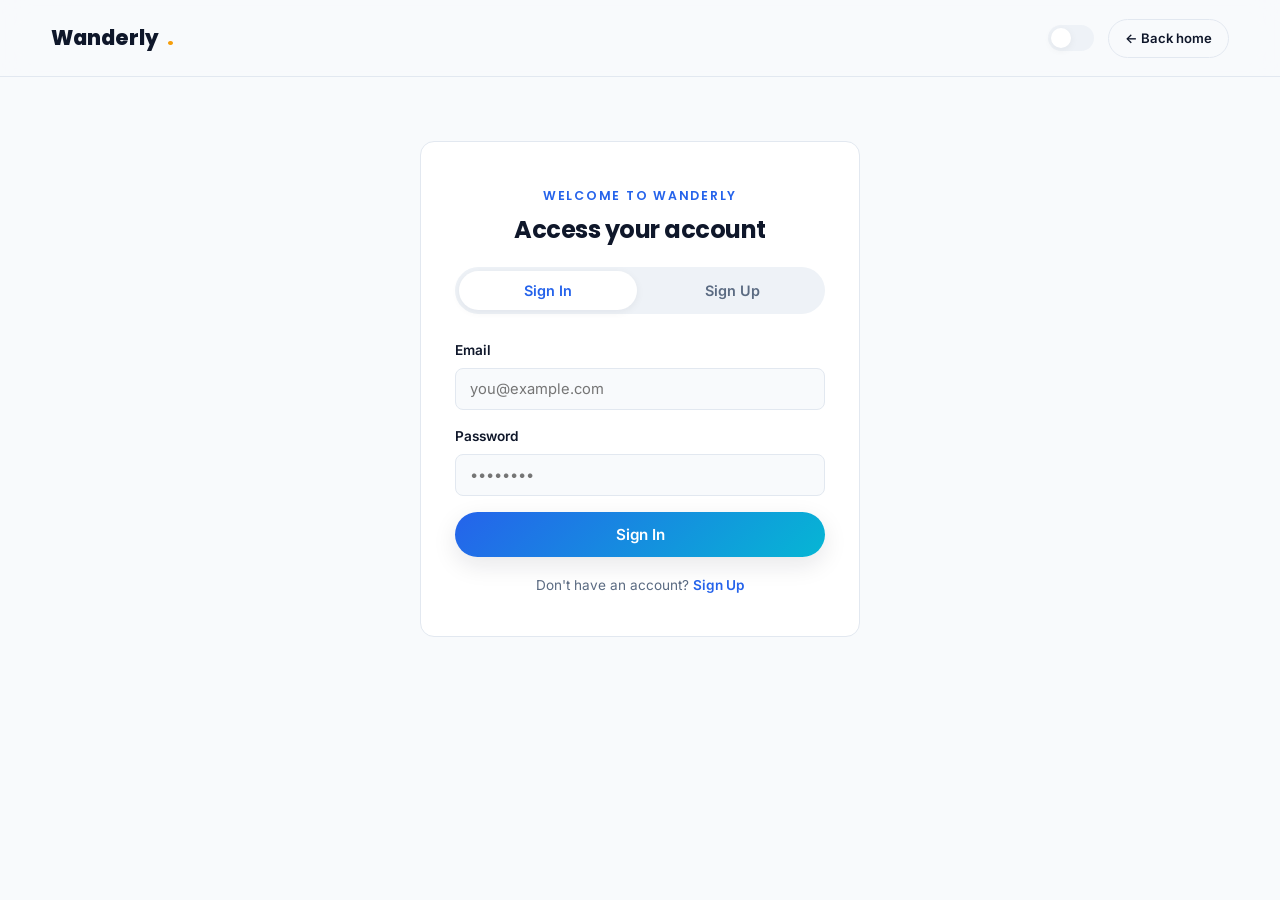
<file: auth.html>
<!DOCTYPE html>
<html lang="en">
<head>
<meta charset="UTF-8">
<meta name="viewport" content="width=device-width, initial-scale=1.0">
<title>Sign In or Sign Up — Wanderly</title>
<link rel="stylesheet" href="css/style.css">
<link rel="stylesheet" href="css/responsive.css">
</head>
<body>

<div id="page-loader"><div class="loader-plane"></div></div>

<header class="navbar">
  <div class="container">
    <a href="index.html" class="logo">Wanderly<span class="dot">.</span></a>
    <div class="nav-actions">
      <button class="icon-btn dm-toggle" id="dark-toggle" aria-label="Toggle dark mode"></button>
      <a href="index.html" class="btn btn-ghost btn-sm">← Back home</a>
    </div>
  </div>
</header>

<section class="section" style="padding-top:64px;">
  <div class="container" style="max-width:440px;">
    <div class="panel" style="padding:40px 34px;">

      <div class="section-head" style="margin-bottom:24px;">
        <span class="eyebrow">Welcome to Wanderly</span>
        <h2 style="font-size:1.5rem; margin-top:8px;">Access your account</h2>
      </div>

      <div class="auth-tabs">
        <button type="button" class="auth-tab" data-tab="signin">Sign In</button>
        <button type="button" class="auth-tab" data-tab="signup">Sign Up</button>
      </div>

      <!-- ===================== SIGN IN ===================== -->
      <form id="signin-form" class="auth-form" novalidate>
        <div class="form-group">
          <label for="si-email">Email</label>
          <input type="email" id="si-email" placeholder="you@example.com">
          <div class="error-msg">Please enter a valid email.</div>
        </div>
        <div class="form-group">
          <label for="si-password">Password</label>
          <input type="password" id="si-password" placeholder="••••••••">
          <div class="error-msg">Password is required.</div>
        </div>
        <button type="submit" class="btn btn-primary btn-block">Sign In</button>
        <p style="text-align:center; font-size:0.85rem; color:var(--text-muted); margin-top:18px;">
          Don't have an account? <a href="#" data-switch-to="signup" style="color:var(--primary); font-weight:600;">Sign Up</a>
        </p>
      </form>

      <!-- ===================== SIGN UP ===================== -->
      <form id="signup-form" class="auth-form hidden" novalidate>
        <div class="form-group">
          <label for="su-name">Full Name</label>
          <input type="text" id="su-name" placeholder="e.g. Rana Ahmed">
          <div class="error-msg">Please enter your name.</div>
        </div>
        <div class="form-group">
          <label for="su-email">Email</label>
          <input type="email" id="su-email" placeholder="you@example.com">
          <div class="error-msg">Please enter a valid email.</div>
        </div>
        <div class="form-group">
          <label for="su-password">Password</label>
          <input type="password" id="su-password" placeholder="At least 6 characters">
          <div class="error-msg">Password must be at least 6 characters.</div>
        </div>
        <button type="submit" class="btn btn-primary btn-block">Create Account</button>
        <p style="text-align:center; font-size:0.85rem; color:var(--text-muted); margin-top:18px;">
          Already have an account? <a href="#" data-switch-to="signin" style="color:var(--primary); font-weight:600;">Sign In</a>
        </p>
      </form>

    </div>
  </div>
</section>

<div id="toast-stack"></div>

<script src="js/darkmode.js"></script>
<script src="js/validation.js"></script>
<script src="js/auth.js"></script>
<script src="js/app.js"></script>
<script>
  // Let the "Sign Up" / "Sign In" links inside each form switch tabs too.
  document.addEventListener('DOMContentLoaded', function () {
    document.querySelectorAll('[data-switch-to]').forEach(function (link) {
      link.addEventListener('click', function (e) {
        e.preventDefault();
        document.querySelector('.auth-tab[data-tab="' + link.dataset.switchTo + '"]').click();
      });
    });
  });
</script>
</body>
</html>
</file>
<file: css/style.css>
/* ===================================================================
   Travel Booking Dashboard — Core Stylesheet
   Palette: Blue #2563EB / Cyan #06B6D4 / Amber #F59E0B
   Type: Poppins (display) + Inter (body)
=================================================================== */

@import url('https://fonts.googleapis.com/css2?family=Poppins:wght@500;600;700;800&family=Inter:wght@400;500;600;700&display=swap');

:root {
  --primary: #2563EB;
  --primary-dark: #1D4ED8;
  --secondary: #06B6D4;
  --accent: #F59E0B;
  --bg: #F8FAFC;
  --bg-alt: #EEF2F7;
  --surface: #FFFFFF;
  --text: #0F172A;
  --text-muted: #5B6B82;
  --border: #E2E8F0;
  --dark-bg: #0F172A;
  --dark-surface: #16213A;
  --dark-border: #26314B;
  --dark-text: #EAF0FA;
  --dark-text-muted: #93A3BE;

  --font-display: 'Poppins', sans-serif;
  --font-body: 'Inter', sans-serif;

  --radius-sm: 8px;
  --radius-md: 14px;
  --radius-lg: 22px;
  --shadow-sm: 0 2px 8px rgba(15, 23, 42, 0.06);
  --shadow-md: 0 8px 24px rgba(15, 23, 42, 0.10);
  --shadow-lg: 0 18px 48px rgba(15, 23, 42, 0.16);
  --transition: 220ms cubic-bezier(.4,0,.2,1);
}

* { margin: 0; padding: 0; box-sizing: border-box; }

.hidden { display: none !important; }

html { scroll-behavior: smooth; }

body {
  font-family: var(--font-body);
  background: var(--bg);
  color: var(--text);
  line-height: 1.6;
  transition: background var(--transition), color var(--transition);
  overflow-x: hidden;
}

body.dark {
  background: var(--dark-bg);
  color: var(--dark-text);
}

h1, h2, h3, h4, .display {
  font-family: var(--font-display);
  font-weight: 700;
  letter-spacing: -0.02em;
  line-height: 1.15;
}

a { text-decoration: none; color: inherit; }
ul { list-style: none; }
img { max-width: 100%; display: block; }
button { font-family: var(--font-body); cursor: pointer; border: none; }
input, select { font-family: var(--font-body); }

:focus-visible {
  outline: 3px solid var(--accent);
  outline-offset: 2px;
}

.container {
  width: min(1200px, 92%);
  margin-inline: auto;
}

.eyebrow {
  display: inline-flex;
  align-items: center;
  gap: 8px;
  font-family: var(--font-display);
  font-size: 0.78rem;
  font-weight: 600;
  letter-spacing: 0.14em;
  text-transform: uppercase;
  color: var(--primary);
}
body.dark .eyebrow { color: var(--secondary); }

.btn {
  display: inline-flex;
  align-items: center;
  justify-content: center;
  gap: 8px;
  padding: 13px 26px;
  border-radius: 999px;
  font-weight: 600;
  font-size: 0.95rem;
  transition: transform var(--transition), box-shadow var(--transition), background var(--transition);
}
.btn-primary {
  background: linear-gradient(135deg, var(--primary), var(--secondary));
  color: #fff;
  box-shadow: var(--shadow-md);
}
.btn-primary:hover { transform: translateY(-2px); box-shadow: var(--shadow-lg); }
.btn-ghost {
  background: transparent;
  color: var(--text);
  border: 1.5px solid var(--border);
}
body.dark .btn-ghost { color: var(--dark-text); border-color: var(--dark-border); }
.btn-ghost:hover { border-color: var(--primary); color: var(--primary); }
.btn-accent {
  background: var(--accent);
  color: #1a1204;
}
.btn-accent:hover { transform: translateY(-2px); box-shadow: var(--shadow-md); }
.btn-block { width: 100%; }
.btn-sm { padding: 8px 16px; font-size: 0.82rem; }
.btn-danger { background: #EF4444; color: #fff; }
.btn-danger:hover { background: #DC2626; }
.btn-icon { padding: 10px; border-radius: 50%; }

/* ===================== NAVBAR ===================== */
.navbar {
  position: sticky;
  top: 0;
  z-index: 100;
  background: rgba(248, 250, 252, 0.85);
  backdrop-filter: blur(14px);
  border-bottom: 1px solid var(--border);
}
body.dark .navbar { background: rgba(15, 23, 42, 0.85); border-color: var(--dark-border); }

.navbar .container {
  display: flex;
  align-items: center;
  justify-content: space-between;
  height: 76px;
}

.logo {
  font-family: var(--font-display);
  font-weight: 800;
  font-size: 1.3rem;
  display: flex;
  align-items: center;
  gap: 8px;
}
.logo .dot { color: var(--accent); }

.nav-links {
  display: flex;
  align-items: center;
  gap: 34px;
}
.nav-links a {
  font-size: 0.93rem;
  font-weight: 500;
  color: var(--text-muted);
  position: relative;
  transition: color var(--transition);
}
body.dark .nav-links a { color: var(--dark-text-muted); }
.nav-links a:hover, .nav-links a.active { color: var(--primary); }
body.dark .nav-links a:hover, body.dark .nav-links a.active { color: var(--secondary); }
.nav-links a.active::after {
  content: '';
  position: absolute;
  bottom: -22px;
  left: 0;
  right: 0;
  height: 2px;
  background: var(--primary);
}

.nav-actions { display: flex; align-items: center; gap: 14px; }

.icon-btn {
  width: 42px;
  height: 42px;
  border-radius: 50%;
  background: var(--bg-alt);
  display: flex;
  align-items: center;
  justify-content: center;
  font-size: 1.1rem;
  transition: background var(--transition), transform var(--transition);
  position: relative;
}
body.dark .icon-btn { background: var(--dark-surface); }
.icon-btn:hover { transform: scale(1.08); }
.icon-btn .badge {
  position: absolute; top: -2px; right: -2px;
  width: 16px; height: 16px; border-radius: 50%;
  background: var(--accent); color: #1a1204;
  font-size: 0.6rem; font-weight: 700;
  display: flex; align-items: center; justify-content: center;
}

.hamburger {
  display: none;
  flex-direction: column;
  gap: 5px;
  width: 42px;
  height: 42px;
  align-items: center;
  justify-content: center;
  border-radius: 50%;
  background: var(--bg-alt);
}
body.dark .hamburger { background: var(--dark-surface); }
.hamburger span { width: 20px; height: 2px; background: currentColor; border-radius: 2px; }

.mobile-menu {
  display: none;
  flex-direction: column;
  gap: 4px;
  padding: 14px 4% 22px;
  border-top: 1px solid var(--border);
}
body.dark .mobile-menu { border-color: var(--dark-border); }
.mobile-menu a { padding: 12px 4%; font-weight: 500; border-radius: var(--radius-sm); }
.mobile-menu a:hover { background: var(--bg-alt); }
body.dark .mobile-menu a:hover { background: var(--dark-surface); }
.mobile-menu.open { display: flex; }

/* ===================== HERO ===================== */
.hero {
  position: relative;
  padding: 110px 0 140px;
  overflow: hidden;
  background:
    radial-gradient(ellipse 900px 500px at 15% -10%, rgba(37,99,235,0.14), transparent 60%),
    radial-gradient(ellipse 700px 500px at 100% 10%, rgba(6,182,212,0.14), transparent 60%);
}
body.dark .hero {
  background:
    radial-gradient(ellipse 900px 500px at 15% -10%, rgba(37,99,235,0.28), transparent 60%),
    radial-gradient(ellipse 700px 500px at 100% 10%, rgba(6,182,212,0.22), transparent 60%);
}

.flight-path {
  position: absolute;
  inset: 0;
  width: 100%;
  height: 100%;
  z-index: 0;
  opacity: 0.55;
}
.flight-path path {
  fill: none;
  stroke: var(--primary);
  stroke-width: 2;
  stroke-dasharray: 6 10;
  stroke-linecap: round;
  animation: dash-flow 26s linear infinite;
}
body.dark .flight-path path { stroke: var(--secondary); opacity: 0.7; }
@keyframes dash-flow { to { stroke-dashoffset: -400; } }

.flight-path circle {
  fill: var(--accent);
  animation: plane-pulse 3.2s ease-in-out infinite;
}
@keyframes plane-pulse { 0%,100%{ opacity:.4; r:4; } 50%{ opacity:1; r:6; } }

.hero-inner {
  position: relative;
  z-index: 1;
  text-align: center;
  max-width: 760px;
  margin-inline: auto;
}

.hero h1 {
  font-size: clamp(2.2rem, 5vw, 3.6rem);
  margin: 20px 0 18px;
}
.hero h1 span {
  background: linear-gradient(120deg, var(--primary), var(--secondary));
  -webkit-background-clip: text;
  background-clip: text;
  color: transparent;
}
.hero p {
  color: var(--text-muted);
  font-size: 1.08rem;
  max-width: 560px;
  margin: 0 auto 38px;
}
body.dark .hero p { color: var(--dark-text-muted); }

.search-box {
  position: relative;
  z-index: 1;
  background: var(--surface);
  border-radius: var(--radius-lg);
  box-shadow: var(--shadow-lg);
  padding: 18px;
  display: grid;
  grid-template-columns: 1.4fr 1fr 1fr auto;
  gap: 12px;
  border: 1px solid var(--border);
}
body.dark .search-box { background: var(--dark-surface); border-color: var(--dark-border); }

.search-field { text-align: left; padding: 6px 16px; border-right: 1px solid var(--border); }
body.dark .search-field { border-color: var(--dark-border); }
.search-field:last-of-type { border-right: none; }
.search-field label {
  display: block;
  font-size: 0.72rem;
  font-weight: 600;
  text-transform: uppercase;
  letter-spacing: .06em;
  color: var(--text-muted);
  margin-bottom: 4px;
}
body.dark .search-field label { color: var(--dark-text-muted); }
.search-field input, .search-field select {
  border: none;
  background: transparent;
  font-size: 0.95rem;
  width: 100%;
  color: inherit;
}
.search-field input:focus, .search-field select:focus { outline: none; }
.search-box .btn { white-space: nowrap; }

.hero-stats {
  display: flex;
  justify-content: center;
  gap: 48px;
  margin-top: 56px;
  position: relative;
  z-index: 1;
}
.hero-stats .stat { text-align: center; }
.hero-stats .stat .num {
  font-family: var(--font-display);
  font-size: 2rem;
  font-weight: 800;
  color: var(--primary);
}
body.dark .hero-stats .stat .num { color: var(--secondary); }
.hero-stats .stat .label { font-size: 0.82rem; color: var(--text-muted); }
body.dark .hero-stats .stat .label { color: var(--dark-text-muted); }

/* ===================== SECTION HEADERS ===================== */
.section { padding: 90px 0; }
.section-head { text-align: center; max-width: 620px; margin: 0 auto 52px; }
.section-head h2 { font-size: clamp(1.7rem, 3vw, 2.4rem); margin-top: 10px; }
.section-head p { color: var(--text-muted); margin-top: 12px; }
body.dark .section-head p { color: var(--dark-text-muted); }

/* ===================== DESTINATION CARDS ===================== */
.destinations-grid {
  display: grid;
  grid-template-columns: repeat(3, 1fr);
  gap: 26px;
}

.dest-card {
  background: var(--surface);
  border-radius: var(--radius-lg);
  overflow: hidden;
  border: 1px solid var(--border);
  transition: transform var(--transition), box-shadow var(--transition);
  position: relative;
}
body.dark .dest-card { background: var(--dark-surface); border-color: var(--dark-border); }
.dest-card:hover { transform: translateY(-6px); box-shadow: var(--shadow-lg); }

.dest-card .skyline {
  height: 190px;
  position: relative;
  display: flex;
  align-items: flex-end;
  overflow: hidden;
}
.dest-card .skyline svg { width: 100%; height: 100%; }

.dest-card .fav-btn {
  position: absolute;
  top: 14px;
  right: 14px;
  width: 38px;
  height: 38px;
  border-radius: 50%;
  background: rgba(255,255,255,0.9);
  display: flex;
  align-items: center;
  justify-content: center;
  font-size: 1.05rem;
  transition: transform var(--transition), background var(--transition);
  z-index: 2;
}
.dest-card .fav-btn.active { color: #ef4444; }
.dest-card .fav-btn:hover { transform: scale(1.1); }

.dest-card .rating-badge {
  position: absolute;
  top: 14px;
  left: 14px;
  background: rgba(15,23,42,0.75);
  color: #fff;
  font-size: 0.78rem;
  font-weight: 600;
  padding: 5px 10px;
  border-radius: 999px;
  display: flex;
  align-items: center;
  gap: 4px;
  z-index: 2;
}

.dest-card .body { padding: 20px 22px 24px; }
.dest-card .body .country { font-size: 0.75rem; color: var(--text-muted); font-weight: 600; text-transform: uppercase; letter-spacing: .06em; }
body.dark .dest-card .body .country { color: var(--dark-text-muted); }
.dest-card .body h3 { font-size: 1.2rem; margin: 4px 0 10px; }
.dest-card .body .price-row { display: flex; align-items: center; justify-content: space-between; margin-top: 14px; }
.dest-card .body .price { font-family: var(--font-display); font-weight: 700; color: var(--primary); font-size: 1.15rem; }
body.dark .dest-card .body .price { color: var(--secondary); }
.dest-card .body .price small { font-weight: 400; color: var(--text-muted); font-size: 0.75rem; }

/* ===================== WHY CHOOSE US ===================== */
.why-grid {
  display: grid;
  grid-template-columns: repeat(4, 1fr);
  gap: 22px;
}
.why-card {
  background: var(--surface);
  border: 1px solid var(--border);
  border-radius: var(--radius-md);
  padding: 30px 24px;
  text-align: center;
  transition: transform var(--transition), border-color var(--transition);
}
body.dark .why-card { background: var(--dark-surface); border-color: var(--dark-border); }
.why-card:hover { transform: translateY(-4px); border-color: var(--primary); }
.why-card .icon {
  width: 56px; height: 56px;
  border-radius: 16px;
  background: linear-gradient(135deg, var(--primary), var(--secondary));
  display: flex; align-items: center; justify-content: center;
  font-size: 1.5rem; color: #fff;
  margin: 0 auto 18px;
}
.why-card h3 { font-size: 1.05rem; margin-bottom: 8px; }
.why-card p { font-size: 0.88rem; color: var(--text-muted); }
body.dark .why-card p { color: var(--dark-text-muted); }

/* ===================== REVIEWS SLIDER ===================== */
.reviews-wrap { position: relative; max-width: 720px; margin: 0 auto; }
.review-slide {
  background: var(--surface);
  border: 1px solid var(--border);
  border-radius: var(--radius-lg);
  padding: 44px;
  text-align: center;
  display: none;
}
body.dark .review-slide { background: var(--dark-surface); border-color: var(--dark-border); }
.review-slide.active { display: block; animation: fade-up .5s ease; }
@keyframes fade-up { from { opacity:0; transform: translateY(14px);} to {opacity:1; transform: translateY(0);} }
.review-slide .stars { color: var(--accent); font-size: 1.1rem; margin-bottom: 16px; }
.review-slide p.quote { font-size: 1.08rem; font-style: italic; margin-bottom: 22px; }
.review-avatar {
  width: 54px; height: 54px; border-radius: 50%;
  background: linear-gradient(135deg, var(--primary), var(--secondary));
  display: flex; align-items: center; justify-content: center;
  color: #fff; font-family: var(--font-display); font-weight: 700;
  margin: 0 auto 10px;
}
.review-slide .name { font-weight: 600; }
.review-slide .role { font-size: 0.8rem; color: var(--text-muted); }
body.dark .review-slide .role { color: var(--dark-text-muted); }

.reviews-dots { display: flex; justify-content: center; gap: 8px; margin-top: 24px; }
.reviews-dots button {
  width: 9px; height: 9px; border-radius: 50%; background: var(--border); transition: background var(--transition), transform var(--transition);
}
body.dark .reviews-dots button { background: var(--dark-border); }
.reviews-dots button.active { background: var(--primary); transform: scale(1.3); }

/* ===================== NEWSLETTER ===================== */
.newsletter {
  background: linear-gradient(120deg, var(--primary), var(--secondary));
  border-radius: var(--radius-lg);
  padding: 56px;
  text-align: center;
  color: #fff;
}
.newsletter h2 { color: #fff; margin-bottom: 10px; }
.newsletter p { color: rgba(255,255,255,0.88); margin-bottom: 28px; }
.newsletter-form {
  display: flex;
  max-width: 460px;
  margin: 0 auto;
  background: #fff;
  border-radius: 999px;
  padding: 6px;
  gap: 6px;
}
.newsletter-form input {
  flex: 1;
  border: none;
  padding: 12px 18px;
  border-radius: 999px;
  font-size: 0.92rem;
}
.newsletter-form input:focus { outline: none; }
.newsletter-form button {
  background: var(--text);
  color: #fff;
  padding: 12px 24px;
  border-radius: 999px;
  font-weight: 600;
  font-size: 0.9rem;
}

/* ===================== FAQ ===================== */
.faq-list { max-width: 720px; margin: 0 auto; display: flex; flex-direction: column; gap: 12px; }
.faq-item {
  background: var(--surface);
  border: 1px solid var(--border);
  border-radius: var(--radius-md);
  overflow: hidden;
}
body.dark .faq-item { background: var(--dark-surface); border-color: var(--dark-border); }
.faq-q {
  width: 100%;
  padding: 20px 22px;
  display: flex;
  align-items: center;
  justify-content: space-between;
  font-weight: 600;
  background: transparent;
  color: inherit;
  font-size: 0.98rem;
}
.faq-q .plus { transition: transform var(--transition); font-size: 1.2rem; color: var(--primary); }
body.dark .faq-q .plus { color: var(--secondary); }
.faq-item.open .faq-q .plus { transform: rotate(45deg); }
.faq-a {
  max-height: 0;
  overflow: hidden;
  transition: max-height var(--transition), padding var(--transition);
  padding: 0 22px;
  color: var(--text-muted);
  font-size: 0.92rem;
}
body.dark .faq-a { color: var(--dark-text-muted); }
.faq-item.open .faq-a { max-height: 220px; padding: 0 22px 20px; }

/* ===================== FOOTER ===================== */
footer {
  background: var(--dark-bg);
  color: var(--dark-text-muted);
  padding: 70px 0 26px;
  margin-top: 60px;
}
.footer-grid {
  display: grid;
  grid-template-columns: 1.6fr 1fr 1fr 1.2fr;
  gap: 40px;
  padding-bottom: 44px;
  border-bottom: 1px solid var(--dark-border);
}
.footer-grid .logo { color: #fff; margin-bottom: 14px; }
.footer-grid p { font-size: 0.88rem; line-height: 1.7; }
.footer-grid h4 { color: #fff; font-size: 0.95rem; margin-bottom: 16px; }
.footer-grid ul li { margin-bottom: 10px; }
.footer-grid ul a { font-size: 0.88rem; transition: color var(--transition); }
.footer-grid ul a:hover { color: var(--secondary); }
.social-icons { display: flex; gap: 10px; margin-top: 16px; }
.social-icons a {
  width: 38px; height: 38px; border-radius: 50%;
  background: var(--dark-surface);
  display: flex; align-items: center; justify-content: center;
  transition: background var(--transition), transform var(--transition);
}
.social-icons a:hover { background: var(--primary); transform: translateY(-3px); }
.footer-bottom {
  text-align: center;
  font-size: 0.82rem;
  padding-top: 24px;
}

/* ===================== LOADER ===================== */
#page-loader {
  position: fixed; inset: 0; z-index: 9999;
  background: var(--bg);
  display: flex; align-items: center; justify-content: center;
  transition: opacity .4s ease, visibility .4s ease;
}
body.dark #page-loader { background: var(--dark-bg); }
#page-loader.hidden { opacity: 0; visibility: hidden; }
.loader-plane {
  width: 54px; height: 54px;
  border: 4px solid var(--border);
  border-top-color: var(--primary);
  border-radius: 50%;
  animation: spin 0.9s linear infinite;
}
body.dark .loader-plane { border-color: var(--dark-border); border-top-color: var(--secondary); }
@keyframes spin { to { transform: rotate(360deg); } }

/* ===================== SCROLL PROGRESS + BACK TO TOP ===================== */
#scroll-progress {
  position: fixed; top: 0; left: 0; height: 3px;
  background: linear-gradient(90deg, var(--primary), var(--secondary), var(--accent));
  z-index: 200; width: 0%;
  transition: width 80ms linear;
}
#back-to-top {
  position: fixed; bottom: 28px; right: 28px;
  width: 48px; height: 48px; border-radius: 50%;
  background: var(--primary); color: #fff;
  display: flex; align-items: center; justify-content: center;
  font-size: 1.2rem; box-shadow: var(--shadow-lg);
  opacity: 0; visibility: hidden; transform: translateY(10px);
  transition: all var(--transition);
  z-index: 90;
}
#back-to-top.show { opacity: 1; visibility: visible; transform: translateY(0); }
#back-to-top:hover { background: var(--primary-dark); }

/* ===================== TOASTS ===================== */
#toast-stack {
  position: fixed; bottom: 28px; left: 28px;
  display: flex; flex-direction: column; gap: 10px;
  z-index: 300;
}
.toast {
  background: var(--surface);
  color: var(--text);
  border: 1px solid var(--border);
  border-left: 4px solid var(--primary);
  padding: 14px 20px;
  border-radius: var(--radius-sm);
  box-shadow: var(--shadow-md);
  font-size: 0.9rem;
  font-weight: 500;
  display: flex; align-items: center; gap: 10px;
  min-width: 240px;
  animation: toast-in .3s ease;
}
body.dark .toast { background: var(--dark-surface); color: var(--dark-text); border-color: var(--dark-border); }
.toast.success { border-left-color: #10B981; }
.toast.error { border-left-color: #EF4444; }
.toast.fade-out { animation: toast-out .3s ease forwards; }
@keyframes toast-in { from { opacity:0; transform: translateX(-20px);} to {opacity:1; transform: translateX(0);} }
@keyframes toast-out { to { opacity:0; transform: translateX(-20px);} }

/* ===================== MODAL ===================== */
.modal-overlay {
  position: fixed; inset: 0; background: rgba(15,23,42,0.55);
  display: none; align-items: center; justify-content: center;
  z-index: 250; padding: 20px;
  backdrop-filter: blur(3px);
}
.modal-overlay.open { display: flex; }
.modal {
  background: var(--surface);
  border-radius: var(--radius-lg);
  padding: 34px;
  width: min(520px, 100%);
  max-height: 90vh; overflow-y: auto;
  box-shadow: var(--shadow-lg);
  animation: fade-up .3s ease;
}
body.dark .modal { background: var(--dark-surface); }
.modal h3 { font-size: 1.3rem; margin-bottom: 22px; }
.modal.confirm-modal { max-width: 380px; text-align: center; }
.modal.confirm-modal .warn-icon {
  width: 56px; height: 56px; border-radius: 50%;
  background: rgba(239,68,68,0.12); color: #EF4444;
  display: flex; align-items: center; justify-content: center;
  font-size: 1.5rem; margin: 0 auto 16px;
}
.form-group { margin-bottom: 16px; }
.form-group label { display: block; font-size: 0.85rem; font-weight: 600; margin-bottom: 6px; }
.form-group input, .form-group select {
  width: 100%; padding: 11px 14px;
  border-radius: var(--radius-sm);
  border: 1.5px solid var(--border);
  background: var(--bg);
  color: var(--text);
  font-size: 0.92rem;
  transition: border-color var(--transition);
}
body.dark .form-group input, body.dark .form-group select { border-color: var(--dark-border); background: var(--dark-bg); color: var(--dark-text); }
.form-group input:focus, .form-group select:focus { outline: none; border-color: var(--primary); }
.form-group .error-msg { color: #EF4444; font-size: 0.78rem; margin-top: 5px; display: none; }
.form-group.invalid input { border-color: #EF4444; }
.form-group.invalid .error-msg { display: block; }
.form-row { display: grid; grid-template-columns: 1fr 1fr; gap: 14px; }
.modal-actions { display: flex; gap: 12px; margin-top: 24px; }

/* ===================== DARK MODE TOGGLE SWITCH ===================== */
.dm-toggle {
  width: 46px; height: 26px; border-radius: 999px;
  background: var(--bg-alt); position: relative;
  transition: background var(--transition);
}
body.dark .dm-toggle { background: var(--primary); }
.dm-toggle::after {
  content: '';
  position: absolute; top: 3px; left: 3px;
  width: 20px; height: 20px; border-radius: 50%;
  background: #fff; box-shadow: var(--shadow-sm);
  transition: transform var(--transition);
}
body.dark .dm-toggle::after { transform: translateX(20px); }
.dm-toggle.active { background: var(--primary); }
.dm-toggle.active::after { transform: translateX(20px); }

/* ===================== USER CHIP (logged-in navbar state) ===================== */
.user-chip {
  display: flex; align-items: center; gap: 10px;
  padding: 6px 16px 6px 6px; border-radius: 999px;
  background: var(--bg-alt); cursor: pointer;
  transition: background var(--transition), transform var(--transition);
}
body.dark .user-chip { background: var(--dark-surface); }
.user-chip:hover { background: var(--border); transform: translateY(-1px); }
body.dark .user-chip:hover { background: var(--dark-border); }
.user-chip-avatar {
  width: 34px; height: 34px; border-radius: 50%;
  background: linear-gradient(135deg, var(--primary), var(--secondary));
  color: #fff; display: flex; align-items: center; justify-content: center;
  font-family: var(--font-display); font-weight: 700; font-size: 0.78rem;
  flex-shrink: 0;
}
.user-chip-name { font-weight: 600; font-size: 0.88rem; }

/* ===================== AUTH TABS (Sign In / Sign Up) ===================== */
.auth-tabs {
  display: flex; gap: 6px;
  background: var(--bg-alt); border-radius: 999px;
  padding: 4px; margin-bottom: 26px;
}
body.dark .auth-tabs { background: var(--dark-bg); }
.auth-tab {
  flex: 1; padding: 11px; border-radius: 999px;
  font-weight: 600; font-size: 0.9rem; color: var(--text-muted);
  background: transparent; font-family: var(--font-body);
  transition: background var(--transition), color var(--transition);
}
body.dark .auth-tab { color: var(--dark-text-muted); }
.auth-tab.active { background: var(--surface); color: var(--primary); box-shadow: var(--shadow-sm); }
body.dark .auth-tab.active { background: var(--dark-surface); color: var(--secondary); }

/* ===================== DASHBOARD LAYOUT ===================== */
.dash-body { display: flex; min-height: 100vh; }

.sidebar {
  width: 264px;
  background: var(--surface);
  border-right: 1px solid var(--border);
  padding: 26px 20px;
  display: flex;
  flex-direction: column;
  position: sticky;
  top: 0;
  height: 100vh;
  overflow-y: auto;
  transition: transform var(--transition);
}
body.dark .sidebar { background: var(--dark-surface); border-color: var(--dark-border); }

.sidebar .logo { margin-bottom: 34px; padding-left: 6px; }

.side-nav { display: flex; flex-direction: column; gap: 4px; flex: 1; }
.side-nav a {
  display: flex; align-items: center; gap: 12px;
  padding: 12px 14px; border-radius: var(--radius-sm);
  font-size: 0.92rem; font-weight: 500;
  color: var(--text-muted);
  transition: background var(--transition), color var(--transition);
}
body.dark .side-nav a { color: var(--dark-text-muted); }
.side-nav a .ico { font-size: 1.05rem; width: 22px; text-align: center; }
.side-nav a:hover { background: var(--bg-alt); color: var(--text); }
body.dark .side-nav a:hover { background: var(--dark-bg); color: var(--dark-text); }
.side-nav a.active { background: linear-gradient(135deg, var(--primary), var(--secondary)); color: #fff; }

.sidebar .logout-link { margin-top: 16px; border-top: 1px solid var(--border); padding-top: 16px; }
body.dark .sidebar .logout-link { border-color: var(--dark-border); }

.dash-main { flex: 1; min-width: 0; }

.dash-topbar {
  position: sticky; top: 0; z-index: 50;
  background: rgba(248,250,252,0.9);
  backdrop-filter: blur(12px);
  border-bottom: 1px solid var(--border);
  padding: 16px 32px;
  display: flex; align-items: center; justify-content: space-between;
  gap: 20px;
}
body.dark .dash-topbar { background: rgba(15,23,42,0.9); border-color: var(--dark-border); }

.dash-search {
  flex: 1; max-width: 380px;
  display: flex; align-items: center; gap: 10px;
  background: var(--bg-alt); border-radius: 999px;
  padding: 10px 18px;
}
body.dark .dash-search { background: var(--dark-bg); }
.dash-search input { border: none; background: transparent; width: 100%; font-size: 0.9rem; color: inherit; }
.dash-search input:focus { outline: none; }

.dash-topbar .nav-actions { gap: 10px; }
.dash-profile { display: flex; align-items: center; gap: 10px; padding-left: 10px; border-left: 1px solid var(--border); }
body.dark .dash-profile { border-color: var(--dark-border); }
.dash-profile .avatar {
  width: 40px; height: 40px; border-radius: 50%;
  background: linear-gradient(135deg, var(--primary), var(--secondary));
  color: #fff; display: flex; align-items: center; justify-content: center;
  font-family: var(--font-display); font-weight: 700; font-size: 0.9rem;
}
.dash-profile .info { line-height: 1.25; }
.dash-profile .info .n { font-weight: 600; font-size: 0.86rem; }
.dash-profile .info .r { font-size: 0.74rem; color: var(--text-muted); }
body.dark .dash-profile .info .r { color: var(--dark-text-muted); }

.dash-content { padding: 30px 32px 60px; }
.dash-content h1 { font-size: 1.6rem; margin-bottom: 6px; }
.dash-sub { color: var(--text-muted); margin-bottom: 30px; font-size: 0.92rem; }
body.dark .dash-sub { color: var(--dark-text-muted); }

/* Stat cards */
.stat-grid { display: grid; grid-template-columns: repeat(5, 1fr); gap: 18px; margin-bottom: 34px; }
.stat-card {
  background: var(--surface); border: 1px solid var(--border);
  border-radius: var(--radius-md); padding: 22px;
  transition: transform var(--transition), box-shadow var(--transition);
}
body.dark .stat-card { background: var(--dark-surface); border-color: var(--dark-border); }
.stat-card:hover { transform: translateY(-3px); box-shadow: var(--shadow-md); }
.stat-card .top { display: flex; align-items: center; justify-content: space-between; margin-bottom: 14px; }
.stat-card .ico {
  width: 40px; height: 40px; border-radius: 10px;
  display: flex; align-items: center; justify-content: center;
  font-size: 1.1rem; color: #fff;
}
.stat-card .val { font-family: var(--font-display); font-size: 1.7rem; font-weight: 800; }
.stat-card .lbl { font-size: 0.8rem; color: var(--text-muted); margin-top: 2px; }
body.dark .stat-card .lbl { color: var(--dark-text-muted); }
.stat-card .trend { font-size: 0.74rem; font-weight: 600; margin-top: 8px; }
.stat-card .trend.up { color: #10B981; }
.stat-card .trend.down { color: #EF4444; }

/* Dashboard grid */
.dash-grid-2 { display: grid; grid-template-columns: 2fr 1fr; gap: 22px; margin-bottom: 34px; align-items: start; }

.panel {
  background: var(--surface); border: 1px solid var(--border);
  border-radius: var(--radius-md); padding: 24px;
}
body.dark .panel { background: var(--dark-surface); border-color: var(--dark-border); }
.panel-head { display: flex; align-items: center; justify-content: space-between; margin-bottom: 20px; }
.panel-head h3 { font-size: 1.05rem; }

/* Booking table */
.table-wrap { overflow-x: auto; }
table.booking-table { width: 100%; border-collapse: collapse; font-size: 0.88rem; }
table.booking-table th {
  text-align: left; padding: 12px 14px; color: var(--text-muted);
  font-weight: 600; font-size: 0.76rem; text-transform: uppercase; letter-spacing: .04em;
  border-bottom: 1px solid var(--border);
}
body.dark table.booking-table th { color: var(--dark-text-muted); border-color: var(--dark-border); }
table.booking-table td { padding: 14px; border-bottom: 1px solid var(--border); vertical-align: middle; }
body.dark table.booking-table td { border-color: var(--dark-border); }
table.booking-table tr:last-child td { border-bottom: none; }
table.booking-table tr:hover td { background: var(--bg-alt); }
body.dark table.booking-table tr:hover td { background: var(--dark-bg); }

.status-pill { padding: 5px 12px; border-radius: 999px; font-size: 0.74rem; font-weight: 700; display: inline-block; }
.status-pill.confirmed { background: rgba(16,185,129,0.14); color: #10B981; }
.status-pill.pending { background: rgba(245,158,11,0.16); color: #B45309; }
.status-pill.cancelled { background: rgba(239,68,68,0.14); color: #EF4444; }

.row-actions { display: flex; gap: 6px; }
.row-actions button {
  width: 32px; height: 32px; border-radius: 8px;
  background: var(--bg-alt); display: flex; align-items: center; justify-content: center;
  font-size: 0.9rem; transition: background var(--transition);
}
body.dark .row-actions button { background: var(--dark-bg); }
.row-actions button:hover { background: var(--primary); color: #fff; }
.row-actions button.del:hover { background: #EF4444; }

.empty-state { text-align: center; padding: 50px 20px; color: var(--text-muted); }
body.dark .empty-state { color: var(--dark-text-muted); }
.empty-state .ico { font-size: 2.4rem; margin-bottom: 12px; }

/* Activity feed */
.activity-list { display: flex; flex-direction: column; gap: 18px; }
.activity-item { display: flex; gap: 12px; align-items: flex-start; }
.activity-item .dot-ico {
  width: 34px; height: 34px; border-radius: 50%;
  display: flex; align-items: center; justify-content: center;
  font-size: 0.9rem; color: #fff; flex-shrink: 0;
}
.activity-item .txt { font-size: 0.86rem; }
.activity-item .time { font-size: 0.74rem; color: var(--text-muted); margin-top: 2px; }
body.dark .activity-item .time { color: var(--dark-text-muted); }

/* Widgets row */
.widgets-grid { display: grid; grid-template-columns: 1fr 1fr 1fr; gap: 22px; margin-bottom: 34px; }

.weather-widget { background: linear-gradient(135deg, var(--primary), var(--secondary)); color: #fff; border: none; }
.weather-widget .temp { font-family: var(--font-display); font-size: 2.6rem; font-weight: 800; margin: 10px 0; }
.weather-widget .loc { font-size: 0.85rem; opacity: 0.9; }
.weather-widget .meta { display: flex; gap: 20px; margin-top: 16px; font-size: 0.8rem; }
.weather-widget .meta div span { display: block; font-weight: 700; font-size: 0.95rem; }

.currency-widget .conv-row { display: flex; gap: 10px; align-items: center; margin-bottom: 14px; }
.currency-widget select, .currency-widget input {
  padding: 10px 12px; border-radius: var(--radius-sm); border: 1.5px solid var(--border);
  background: var(--bg); color: var(--text); font-size: 0.88rem; width: 100%;
}
body.dark .currency-widget select, body.dark .currency-widget input { border-color: var(--dark-border); background: var(--dark-bg); color: var(--dark-text); }
.currency-widget .swap-btn { width: 38px; height: 38px; border-radius: 50%; background: var(--bg-alt); flex-shrink: 0; display: flex; align-items: center; justify-content: center; }
body.dark .currency-widget .swap-btn { background: var(--dark-bg); }
.currency-widget .result { text-align: center; font-family: var(--font-display); font-size: 1.3rem; font-weight: 700; color: var(--primary); margin-top: 8px; }
body.dark .currency-widget .result { color: var(--secondary); }

.tips-widget .tip-box {
  background: var(--bg-alt); border-radius: var(--radius-sm); padding: 16px;
  font-size: 0.88rem; min-height: 74px; display: flex; align-items: center;
}
body.dark .tips-widget .tip-box { background: var(--dark-bg); }

/* Gallery */
.gallery-grid { display: grid; grid-template-columns: repeat(4, 1fr); gap: 20px; }

/* Filter bar */
.filter-bar { display: flex; gap: 12px; margin-bottom: 26px; flex-wrap: wrap; }
.filter-bar select, .filter-bar input {
  padding: 10px 16px; border-radius: 999px; border: 1.5px solid var(--border);
  background: var(--surface); color: var(--text); font-size: 0.86rem;
}
body.dark .filter-bar select, body.dark .filter-bar input { background: var(--dark-surface); border-color: var(--dark-border); color: var(--dark-text); }

/* Settings */
.settings-grid { display: grid; grid-template-columns: 1fr 1fr; gap: 22px; }
.settings-row { display: flex; align-items: center; justify-content: space-between; padding: 14px 0; border-bottom: 1px solid var(--border); }
body.dark .settings-row { border-color: var(--dark-border); }
.settings-row:last-child { border-bottom: none; }
.settings-row .lbl { font-weight: 600; font-size: 0.9rem; }
.settings-row .sub { font-size: 0.78rem; color: var(--text-muted); }
body.dark .settings-row .sub { color: var(--dark-text-muted); }
</file>
<file: css/responsive.css>
/* ===================================================================
   Travel Booking Dashboard — Responsive Stylesheet
   Breakpoints: 1180px (laptop) / 900px (tablet) / 600px (mobile)
=================================================================== */

/* ===================== LAPTOP (≤1180px) ===================== */
@media (max-width: 1180px) {
  .why-grid { grid-template-columns: repeat(2, 1fr); }
  .destinations-grid { grid-template-columns: repeat(2, 1fr); }
  .stat-grid { grid-template-columns: repeat(3, 1fr); }
  .widgets-grid { grid-template-columns: 1fr 1fr; }
  .gallery-grid { grid-template-columns: repeat(3, 1fr); }
  .dash-grid-2 { grid-template-columns: 1fr; }
  .footer-grid { grid-template-columns: 1fr 1fr; gap: 32px; }
}

/* ===================== TABLET (≤900px) ===================== */
@media (max-width: 900px) {
  .nav-links { display: none; }
  .hamburger { display: flex; }

  .search-box {
    grid-template-columns: 1fr 1fr;
  }
  .search-box .btn { grid-column: 1 / -1; }
  .search-field { border-right: none; border-bottom: 1px solid var(--border); padding-bottom: 12px; }
  body.dark .search-field { border-color: var(--dark-border); }

  .hero-stats { gap: 28px; flex-wrap: wrap; }

  .why-grid { grid-template-columns: 1fr 1fr; }
  .destinations-grid { grid-template-columns: 1fr; }
  .gallery-grid { grid-template-columns: repeat(2, 1fr); }

  .sidebar {
    position: fixed;
    left: 0; top: 0;
    z-index: 150;
    transform: translateX(-100%);
    box-shadow: var(--shadow-lg);
  }
  .sidebar.open { transform: translateX(0); }
  .dash-content { padding: 24px 20px 50px; }
  .dash-topbar { padding: 14px 20px; }
  .dash-search { max-width: 220px; }
  .stat-grid { grid-template-columns: 1fr 1fr; }
  .widgets-grid { grid-template-columns: 1fr; }

  .settings-grid { grid-template-columns: 1fr; }
  .footer-grid { grid-template-columns: 1fr 1fr; }
}

/* ===================== MOBILE (≤600px) ===================== */
@media (max-width: 600px) {
  .section { padding: 60px 0; }
  .hero { padding: 80px 0 90px; }
  .hero-inner { padding: 0 4px; }

  .search-box {
    grid-template-columns: 1fr;
    padding: 14px;
  }
  .search-field { border-bottom: 1px solid var(--border); }
  body.dark .search-field { border-color: var(--dark-border); }

  .hero-stats { gap: 20px; }
  .hero-stats .stat .num { font-size: 1.5rem; }

  .why-grid { grid-template-columns: 1fr; }
  .gallery-grid { grid-template-columns: 1fr; }

  .newsletter { padding: 34px 20px; }
  .newsletter-form { flex-direction: column; border-radius: var(--radius-md); }
  .newsletter-form input, .newsletter-form button { border-radius: var(--radius-sm); }

  .review-slide { padding: 26px 20px; }

  .footer-grid { grid-template-columns: 1fr; text-align: center; }
  .social-icons { justify-content: center; }

  .dash-topbar { flex-wrap: wrap; gap: 12px; }
  .dash-search { order: 3; max-width: 100%; }
  .dash-profile .info { display: none; }

  .stat-grid { grid-template-columns: 1fr; }
  .form-row { grid-template-columns: 1fr; }

  .modal { padding: 24px 18px; }

  #toast-stack { left: 14px; right: 14px; bottom: 14px; }
  .toast { min-width: 0; }
  #back-to-top { bottom: 16px; right: 16px; width: 44px; height: 44px; }

  .filter-bar { flex-direction: column; align-items: stretch; }
  .filter-bar select, .filter-bar input { width: 100%; }
}
</file>
